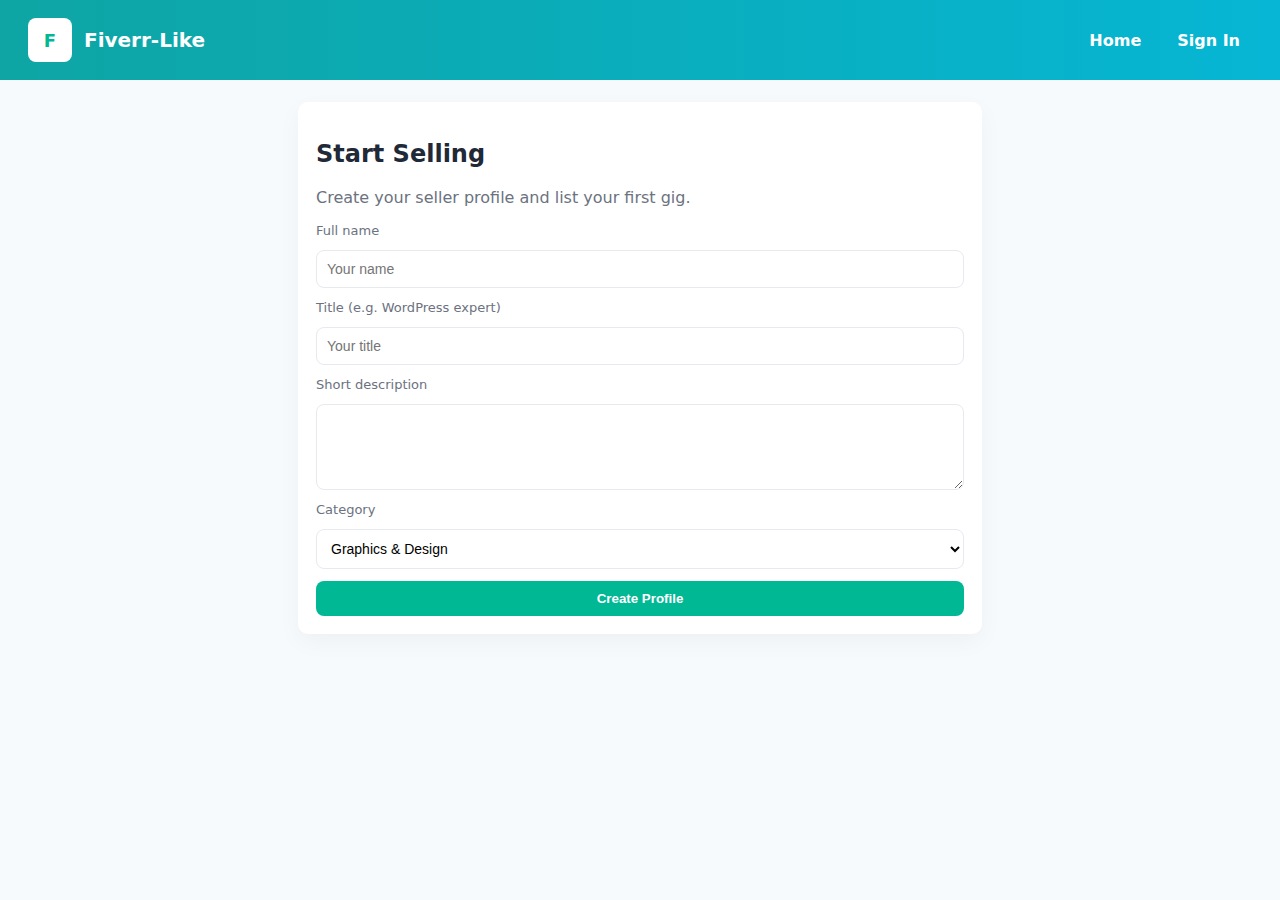
<file: become_seller.html>
<!doctype html>
<html>

<head>
    <meta charset="utf-8">
    <title>Become a Seller</title>
    <link rel="stylesheet" href="style.css">
</head>

<body>
    <header class="header">
        <div class="brand">
            <div class="logo">F</div>
            <div>
                <h1>Fiverr-Like</h1>
            </div>
        </div>
        <div class="navlinks"><a href="index.html">Home</a><a href="sign_in.html">Sign In</a></div>
    </header>

    <main class="container" style="max-width:720px">
        <div class="seller-bio">
            <h2>Start Selling</h2>
            <p style="color:var(--muted)">Create your seller profile and list your first gig.</p>

            <form>
                <label>Full name</label><input type="text" placeholder="Your name">
                <label>Title (e.g. WordPress expert)</label><input type="text" placeholder="Your title">
                <label>Short description</label><textarea rows="4"></textarea>
                <label>Category</label>
                <select>
                    <option>Graphics & Design</option>
                    <option>Programming</option>
                    <option>Writing</option>
                </select>

                <button class="btn-primary" style="border:none">Create Profile</button>
            </form>
        </div>
    </main>
</body>

</html>
</file>
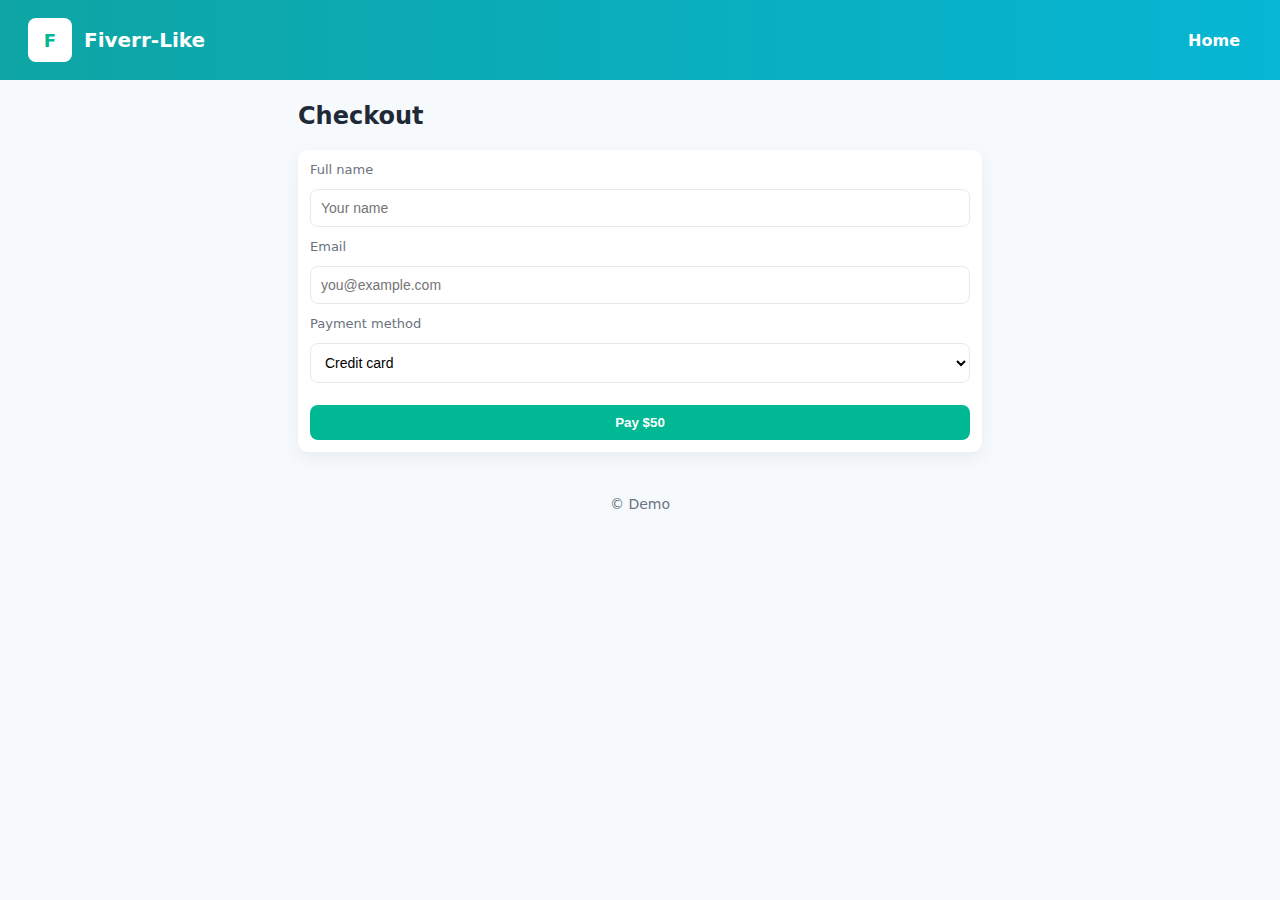
<file: chechout.html>
<!doctype html>
<html>

<head>
    <meta charset="utf-8">
    <title>Checkout</title>
    <link rel="stylesheet" href="style.css">
</head>

<body>
    <header class="header">
        <div class="brand">
            <div class="logo">F</div>
            <div>
                <h1>Fiverr-Like</h1>
            </div>
        </div>
        <div class="navlinks"><a href="index.html">Home</a></div>
    </header>

    <main class="container" style="max-width:720px">
        <h2>Checkout</h2>
        <div class="card">
            <form>
                <label>Full name</label><input type="text" placeholder="Your name">
                <label>Email</label><input type="email" placeholder="you@example.com">
                <label>Payment method</label>
                <select>
                    <option>Credit card</option>
                    <option>PayPal</option>
                </select>
                <button class="btn-primary" style="border:none;margin-top:10px">Pay $50</button>
            </form>
        </div>
        <div class="footer">© Demo</div>
    </main>
</body>

</html>
</file>
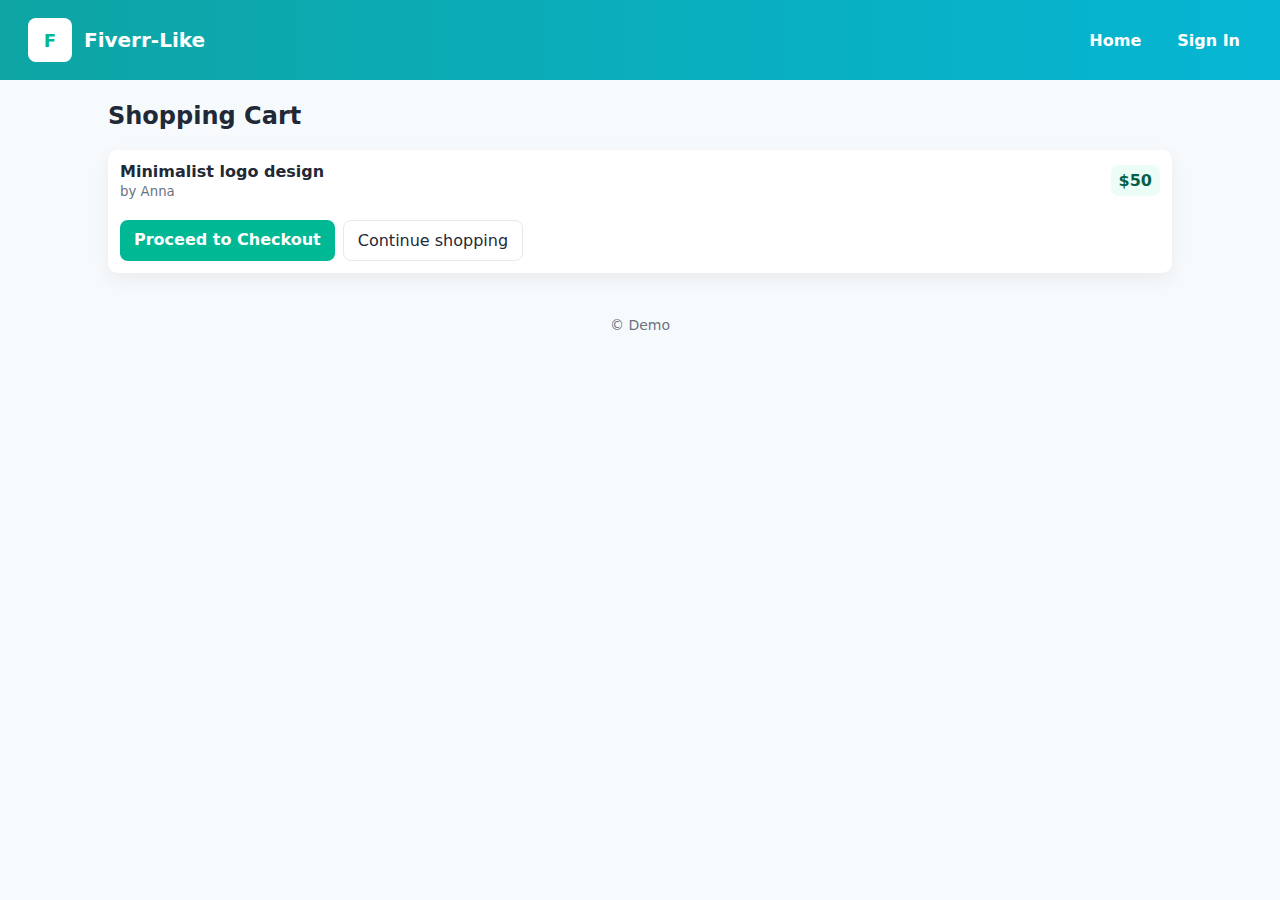
<file: shopping_cart.html>
<!doctype html>
<html>

<head>
    <meta charset="utf-8">
    <title>Cart</title>
    <link rel="stylesheet" href="style.css">
</head>

<body>
    <header class="header">
        <div class="brand">
            <div class="logo">F</div>
            <div>
                <h1>Fiverr-Like</h1>
            </div>
        </div>
        <div class="navlinks"><a href="index.html">Home</a><a href="sign_in.html">Sign In</a></div>
    </header>

    <main class="container">
        <h2>Shopping Cart</h2>
        <div class="card">
            <div style="display:flex;justify-content:space-between;align-items:center">
                <div>
                    <strong>Minimalist logo design</strong><br><small style="color:var(--muted)">by Anna</small>
                </div>
                <div class="price">$50</div>
            </div>

            <div style="margin-top:12px;display:flex;gap:8px">
                <a class="btn-primary" href="checkout.html">Proceed to Checkout</a>
                <a class="btn-ghost" href="search.html">Continue shopping</a>
            </div>
        </div>

        <div class="footer">© Demo</div>
    </main>
</body>

</html>
</file>
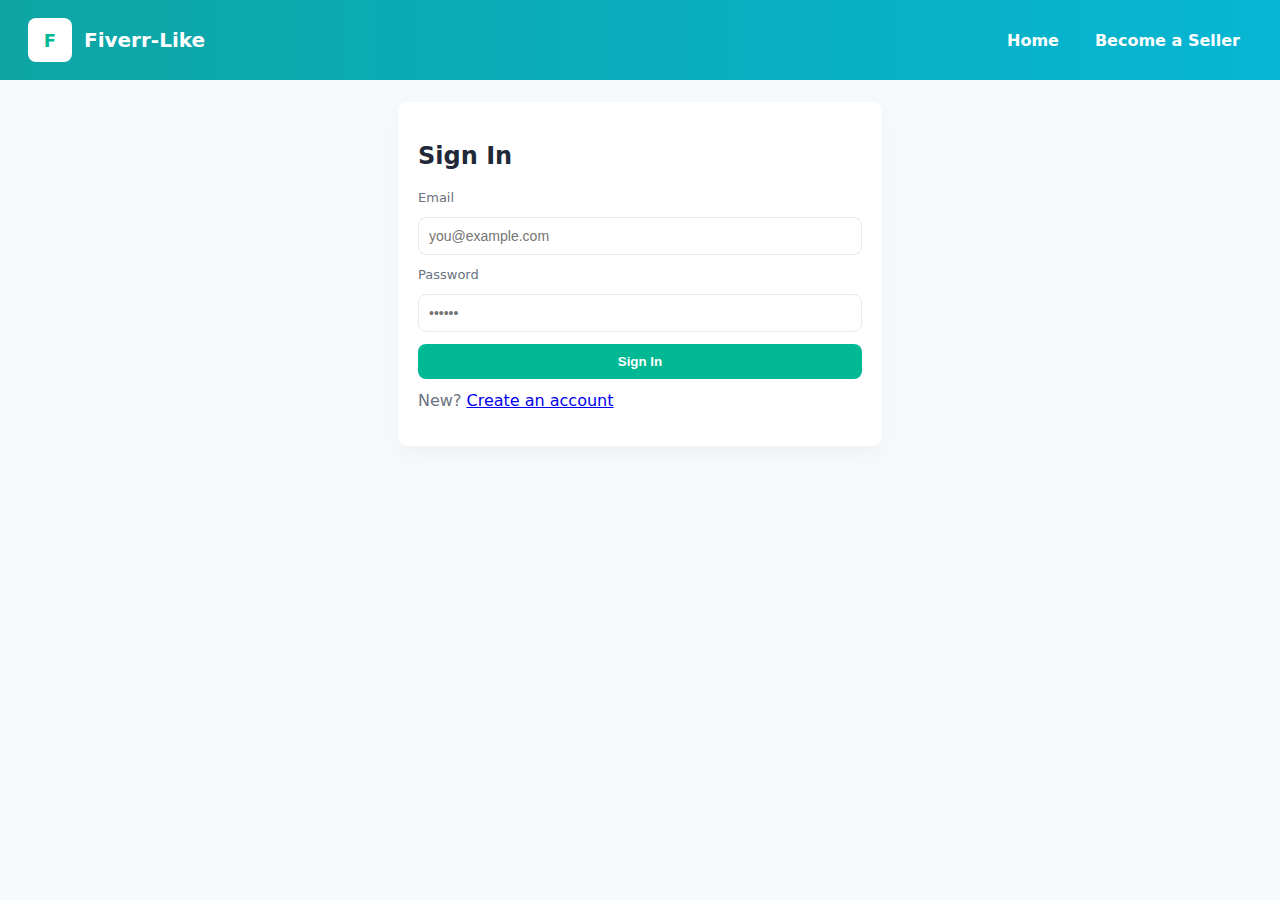
<file: sign_in.html>
<!doctype html>
<html>

<head>
    <meta charset="utf-8">
    <title>Sign In</title>
    <link rel="stylesheet" href="style.css">
</head>

<body>
    <header class="header">
        <div class="brand">
            <div class="logo">F</div>
            <div>
                <h1>Fiverr-Like</h1>
            </div>
        </div>
        <div class="navlinks"><a href="index.html">Home</a><a href="become_seller.html">Become a Seller</a></div>
    </header>

    <main class="container" style="max-width:520px">
        <div class="seller-bio" style="padding:20px">
            <h2>Sign In</h2>
            <form action="#" method="post">
                <label>Email</label>
                <input type="email" placeholder="you@example.com" required>
                <label>Password</label>
                <input type="password" placeholder="••••••" required>
                <button class="btn-primary" style="border:none">Sign In</button>
            </form>

            <p style="color:var(--muted);margin-top:12px">New? <a href="become_seller.html">Create an account</a></p>
        </div>
    </main>
</body>

</html>
</file>
<file: style.css>
/* style.css - shared by all pages */

:root {
    --accent: #00b894;
    --dark: #1f2937;
    --muted: #6b7280;
    --bg: #f7fafc;
    --card: #ffffff;
    --glass: rgba(255, 255, 255, 0.7);
}

* {
    box-sizing: border-box
}

body {
    margin: 0;
    font-family: Inter, system-ui, -apple-system, "Segoe UI", Roboto, "Helvetica Neue", Arial;
    background: var(--bg);
    color: var(--dark);
    -webkit-font-smoothing: antialiased;
}

.header {
    background: linear-gradient(90deg, #0ea5a4, #06b6d4);
    color: white;
    padding: 18px 28px;
    display: flex;
    align-items: center;
    gap: 20px;
    justify-content: space-between;
    flex-wrap: wrap;
}

.brand {
    display: flex;
    gap: 12px;
    align-items: center
}

.brand .logo {
    width: 44px;
    height: 44px;
    background: white;
    border-radius: 8px;
    color: var(--accent);
    display: flex;
    align-items: center;
    justify-content: center;
    font-weight: 700;
    font-size: 18px;
}

.brand h1 {
    font-size: 20px;
    margin: 0
}

.searchbar {
    display: flex;
    gap: 8px;
    align-items: center;
    background: rgba(255, 255, 255, 0.15);
    padding: 6px;
    border-radius: 8px;
}

.searchbar input {
    border: 0;
    background: transparent;
    padding: 8px;
    min-width: 220px;
    color: white;
    outline: none;
}

.header .navlinks {
    display: flex;
    gap: 12px;
    align-items: center
}

.header a {
    color: white;
    text-decoration: none;
    padding: 8px 12px;
    border-radius: 8px;
    font-weight: 600;
}

.header a.btn {
    background: rgba(255, 255, 255, 0.12)
}

.container {
    max-width: 1100px;
    margin: 22px auto;
    padding: 0 18px
}

/* HERO */
.hero {
    display: flex;
    gap: 28px;
    align-items: center;
    background: linear-gradient(180deg, rgba(255, 255, 255, 0.6), rgba(255, 255, 255, 0.3));
    border-radius: 12px;
    padding: 26px;
    backdrop-filter: blur(6px);
}

.hero .left {
    flex: 1
}

.hero h2 {
    margin: 0 0 10px 0;
    font-size: 28px
}

.hero p {
    color: var(--muted);
    margin: 0 0 14px 0
}

.hero .cta {
    display: flex;
    gap: 10px
}

.btn-primary {
    background: var(--accent);
    color: white;
    padding: 10px 14px;
    border-radius: 8px;
    text-decoration: none;
    font-weight: 700;
}

.btn-ghost {
    background: transparent;
    border: 1px solid #e6e9ee;
    padding: 10px 14px;
    border-radius: 8px;
    text-decoration: none;
    color: var(--dark)
}

/* CATEGORIES */
.categories {
    display: flex;
    gap: 12px;
    flex-wrap: wrap;
    margin-top: 16px
}

.cat {
    background: var(--card);
    padding: 12px 14px;
    border-radius: 10px;
    box-shadow: 0 4px 16px rgba(12, 12, 12, 0.04);
    display: flex;
    align-items: center;
    gap: 10px;
    min-width: 160px
}

/* GRID OF GIGS */
.grid {
    display: grid;
    grid-template-columns: repeat(auto-fill, minmax(240px, 1fr));
    gap: 18px;
    margin-top: 20px;
}

.card {
    background: var(--card);
    border-radius: 10px;
    padding: 12px;
    box-shadow: 0 6px 18px rgba(16, 24, 40, 0.06);
    display: flex;
    flex-direction: column;
    gap: 8px;
}

.card img {
    width: 100%;
    height: 140px;
    object-fit: cover;
    border-radius: 8px
}

.card h3 {
    margin: 6px 0;
    font-size: 16px
}

.card .meta {
    display: flex;
    justify-content: space-between;
    align-items: center;
    color: var(--muted);
    font-size: 13px
}

.price {
    background: #ecfdf5;
    color: #065f46;
    padding: 6px 8px;
    border-radius: 8px;
    font-weight: 700
}

/* SIMPLE FOOTER */
.footer {
    margin-top: 26px;
    padding: 18px;
    text-align: center;
    color: var(--muted);
    font-size: 14px
}

/* NAV (for all pages) */
.site-nav {
    display: flex;
    gap: 12px;
    flex-wrap: wrap;
    margin: 10px 0
}

.site-nav a {
    color: var(--dark);
    text-decoration: none;
    padding: 8px;
    border-radius: 8px
}

/* PAGE SPECIFIC */
.seller-bio,
.gig-detail {
    background: var(--card);
    padding: 18px;
    border-radius: 10px;
    box-shadow: 0 8px 24px rgba(11, 15, 22, 0.04)
}

.profile {
    display: flex;
    gap: 16px;
    align-items: center
}

.avatar {
    width: 78px;
    height: 78px;
    border-radius: 12px;
    background: linear-gradient(135deg, #fde68a, #fca5a5);
    display: flex;
    align-items: center;
    justify-content: center;
    font-weight: 700
}

.btn-small {
    padding: 8px 10px;
    border-radius: 8px;
    background: #111827;
    color: white;
    text-decoration: none;
    font-weight: 700
}

/* Forms for sign-in / checkout */
form {
    display: flex;
    flex-direction: column;
    gap: 12px
}

input[type="text"],
input[type="email"],
input[type="password"],
textarea,
select {
    padding: 10px;
    border-radius: 8px;
    border: 1px solid #e6e9ee;
    background: white;
    outline: none;
    font-size: 14px
}

label {
    font-size: 13px;
    color: var(--muted)
}

/* responsiveness */
@media (max-width:800px) {
    .hero {
        flex-direction: column
    }

    .header {
        padding: 12px
    }

    .searchbar input {
        min-width: 80px
    }
}
</file>
